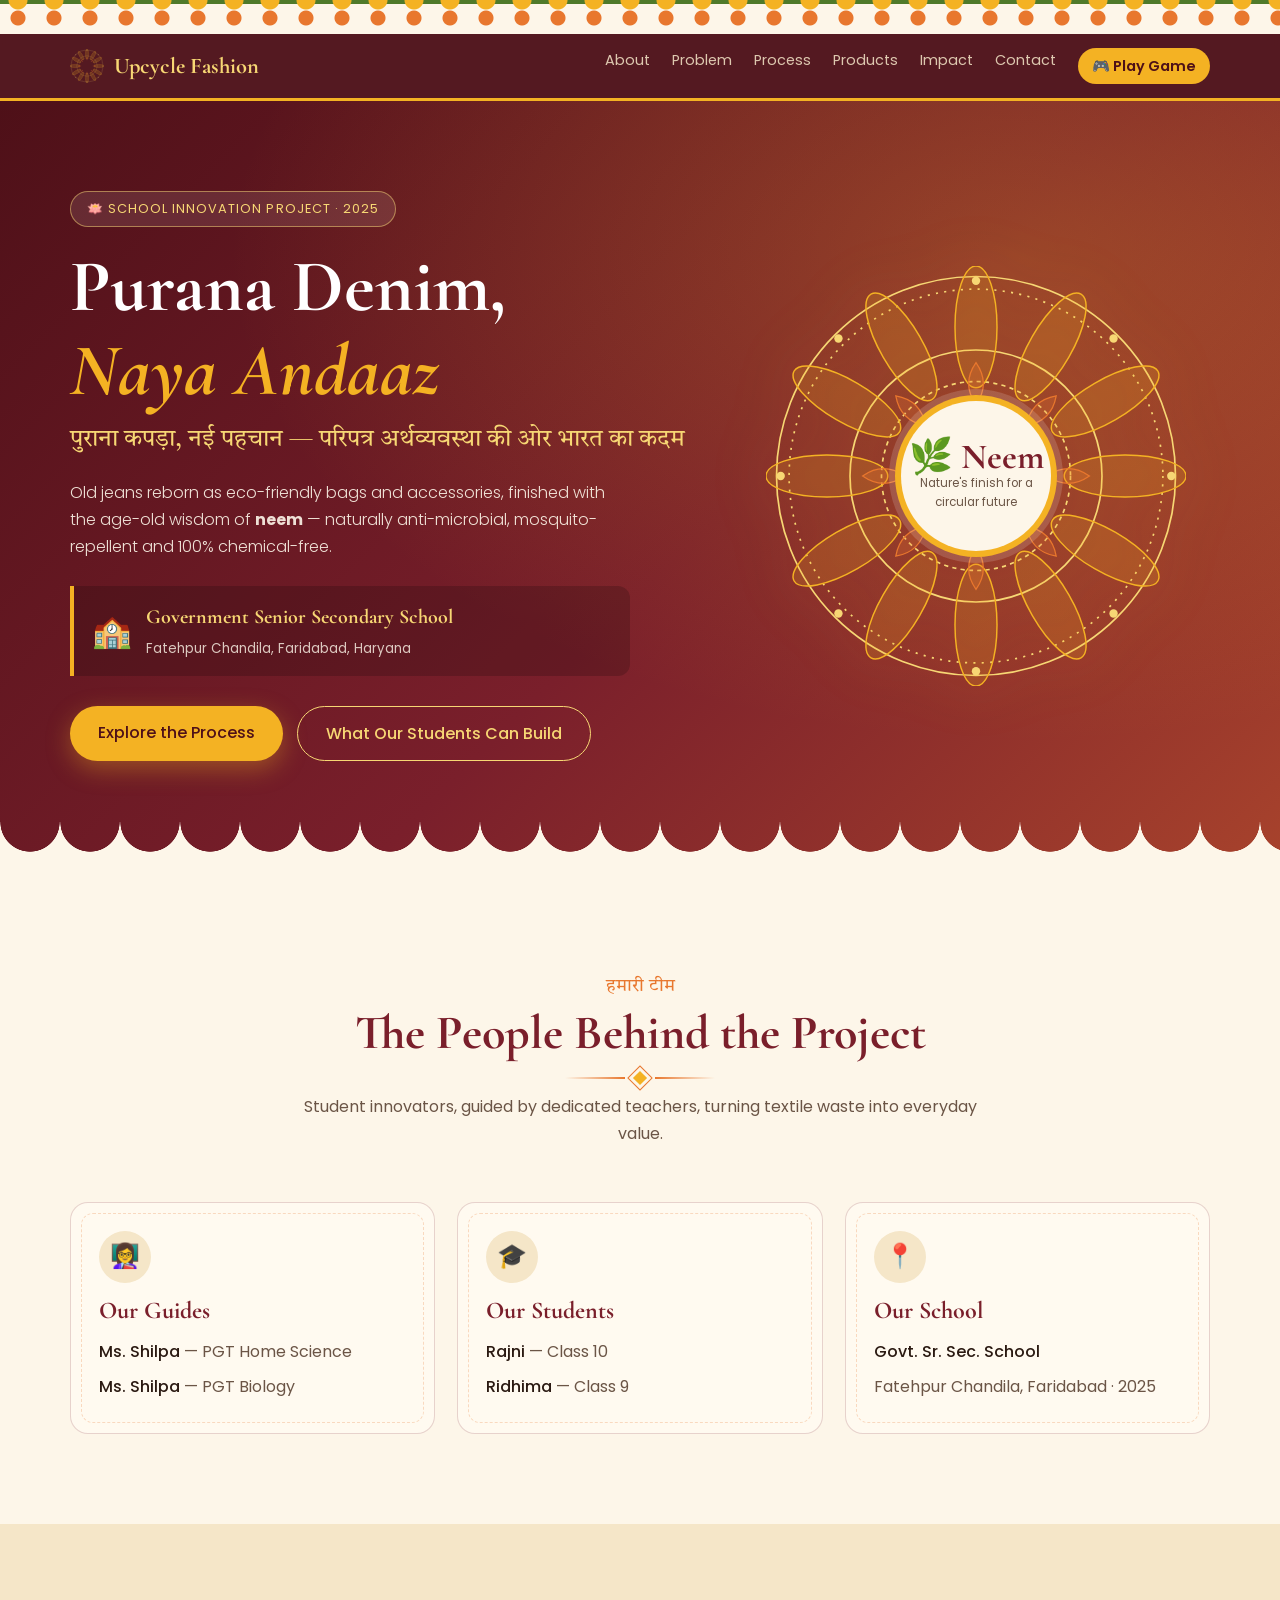
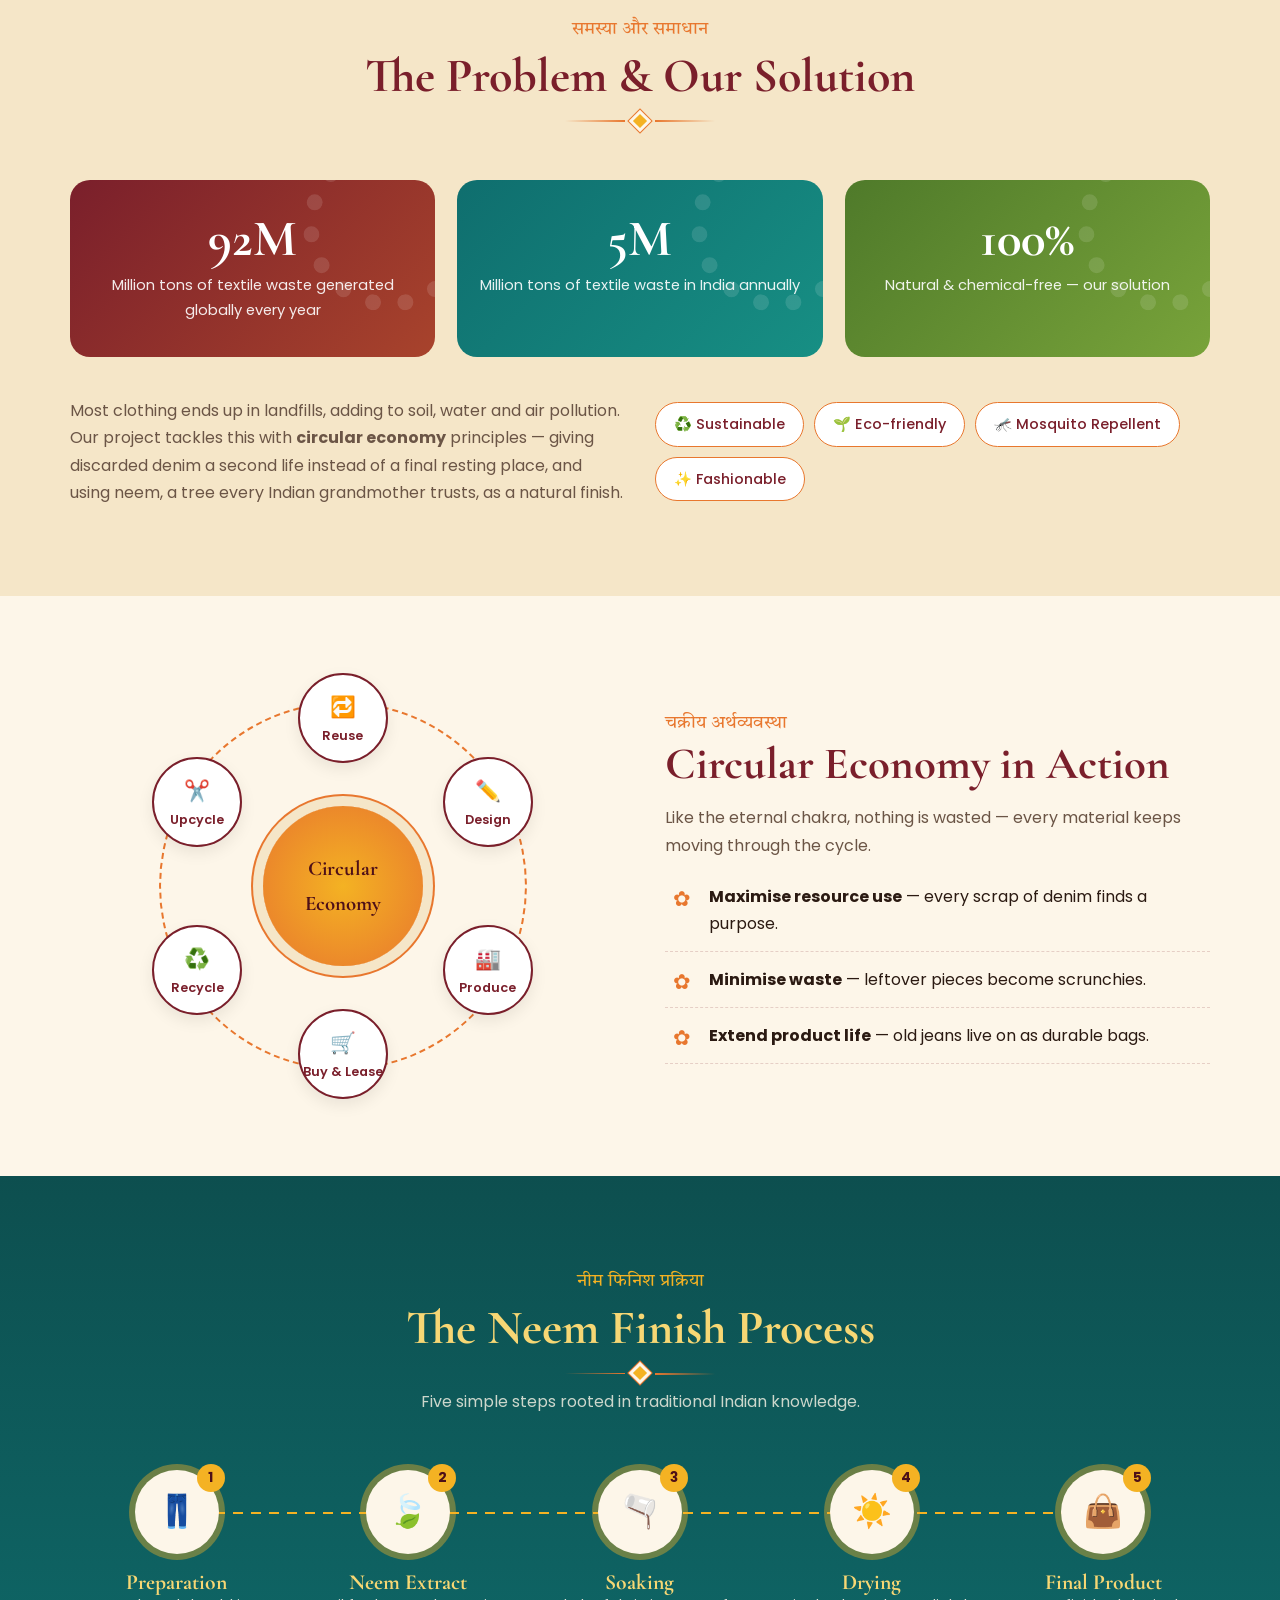
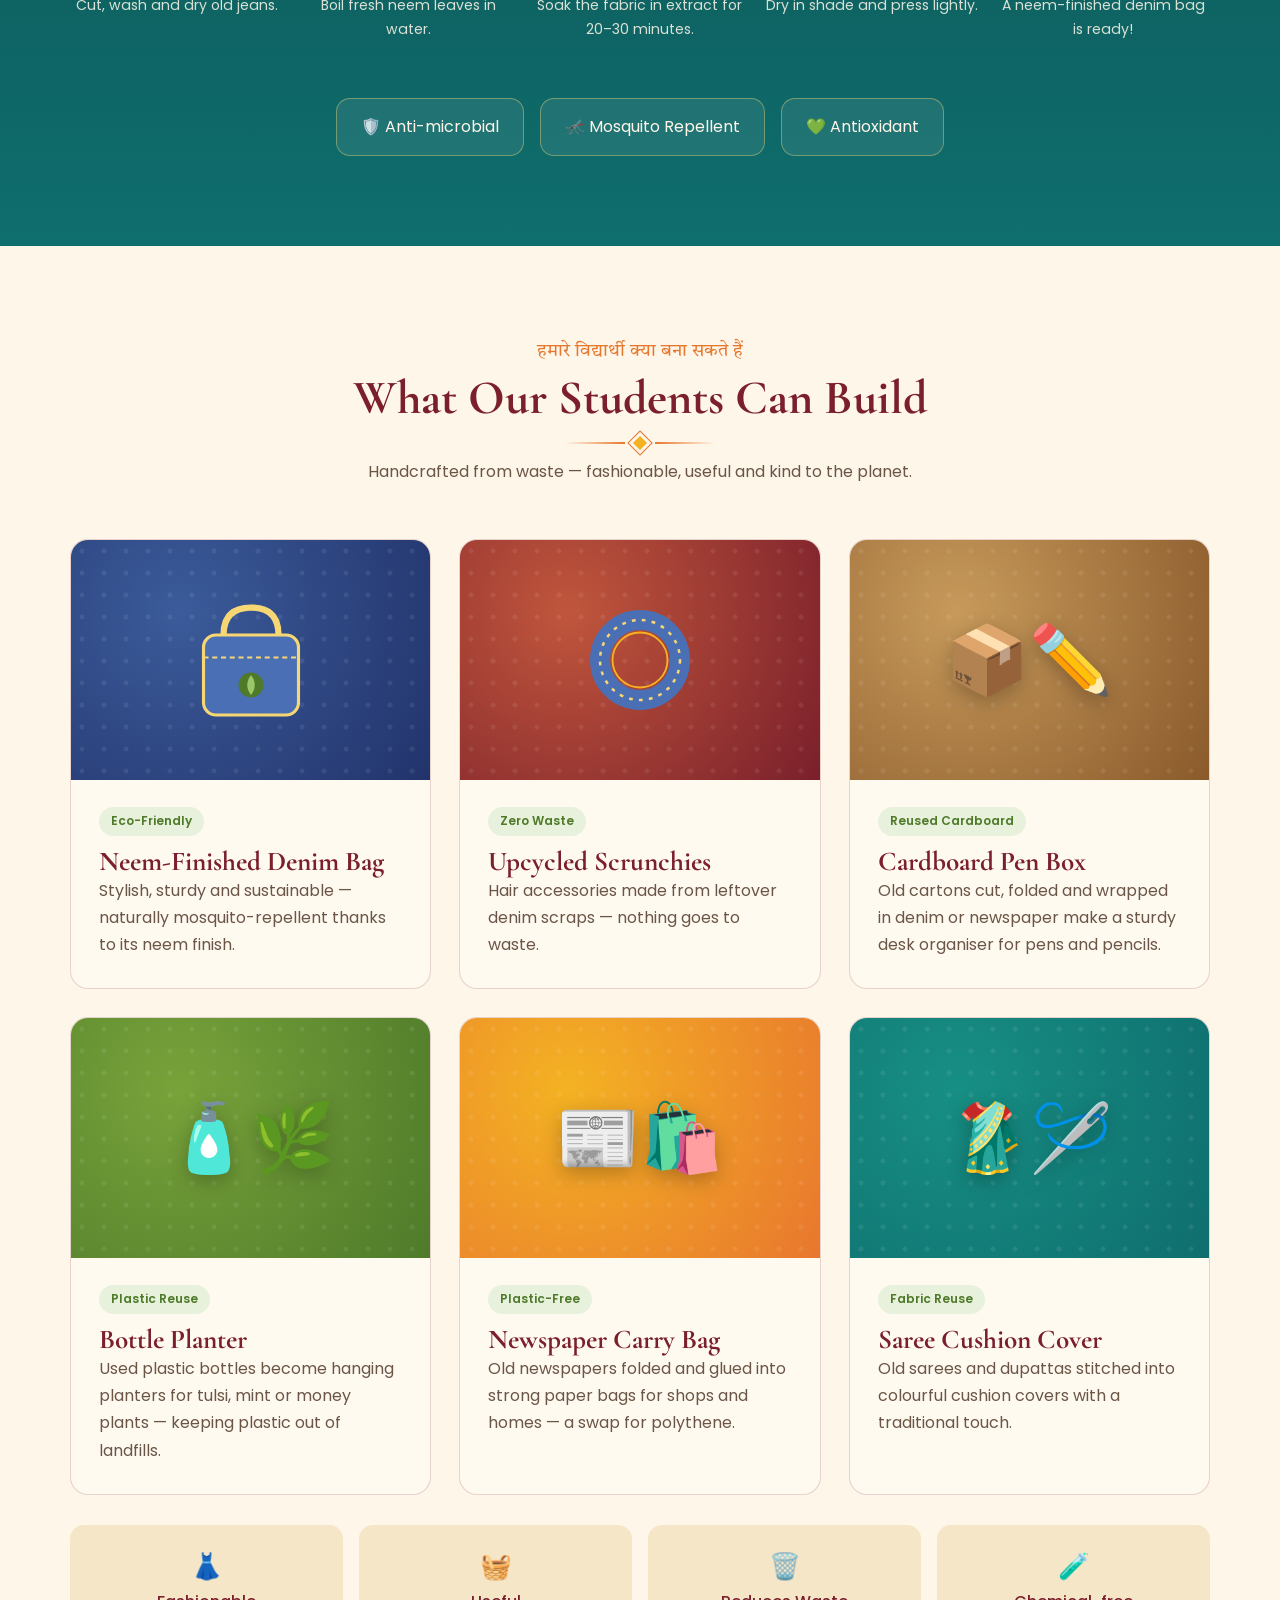
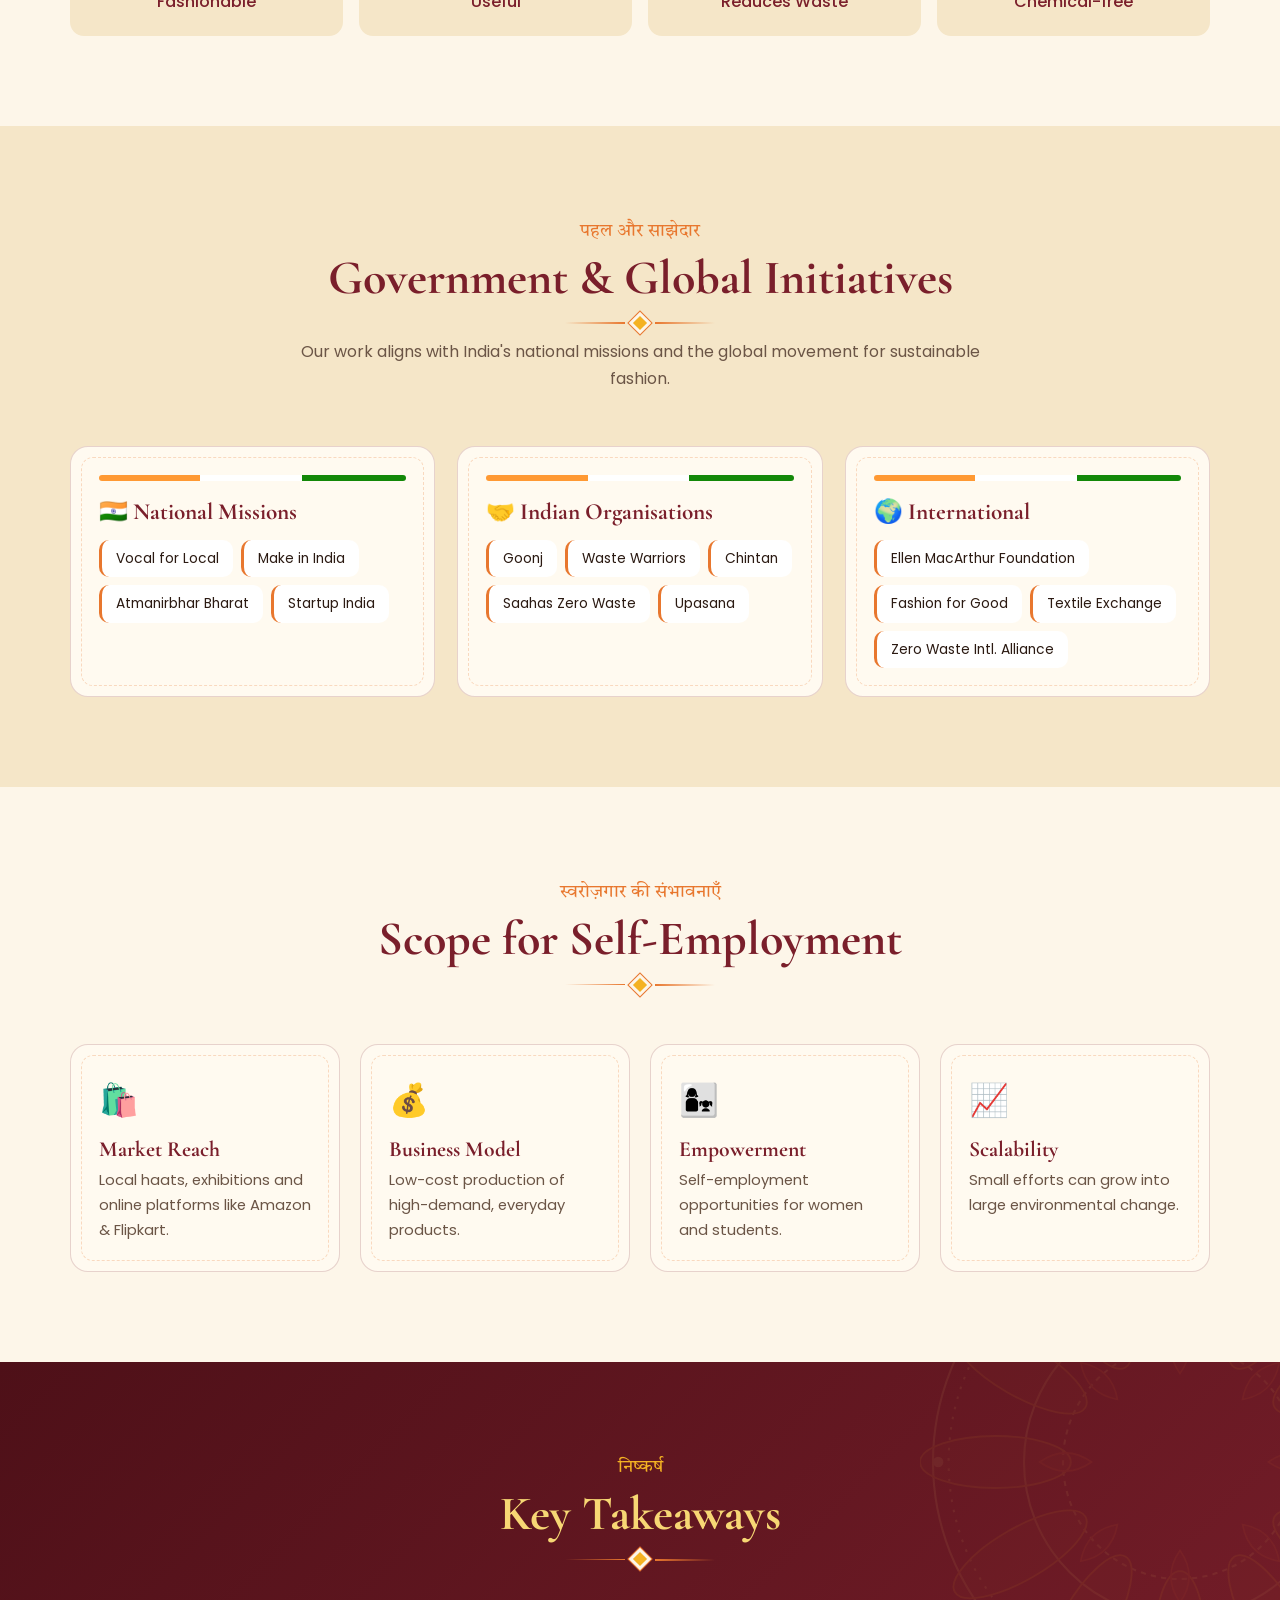
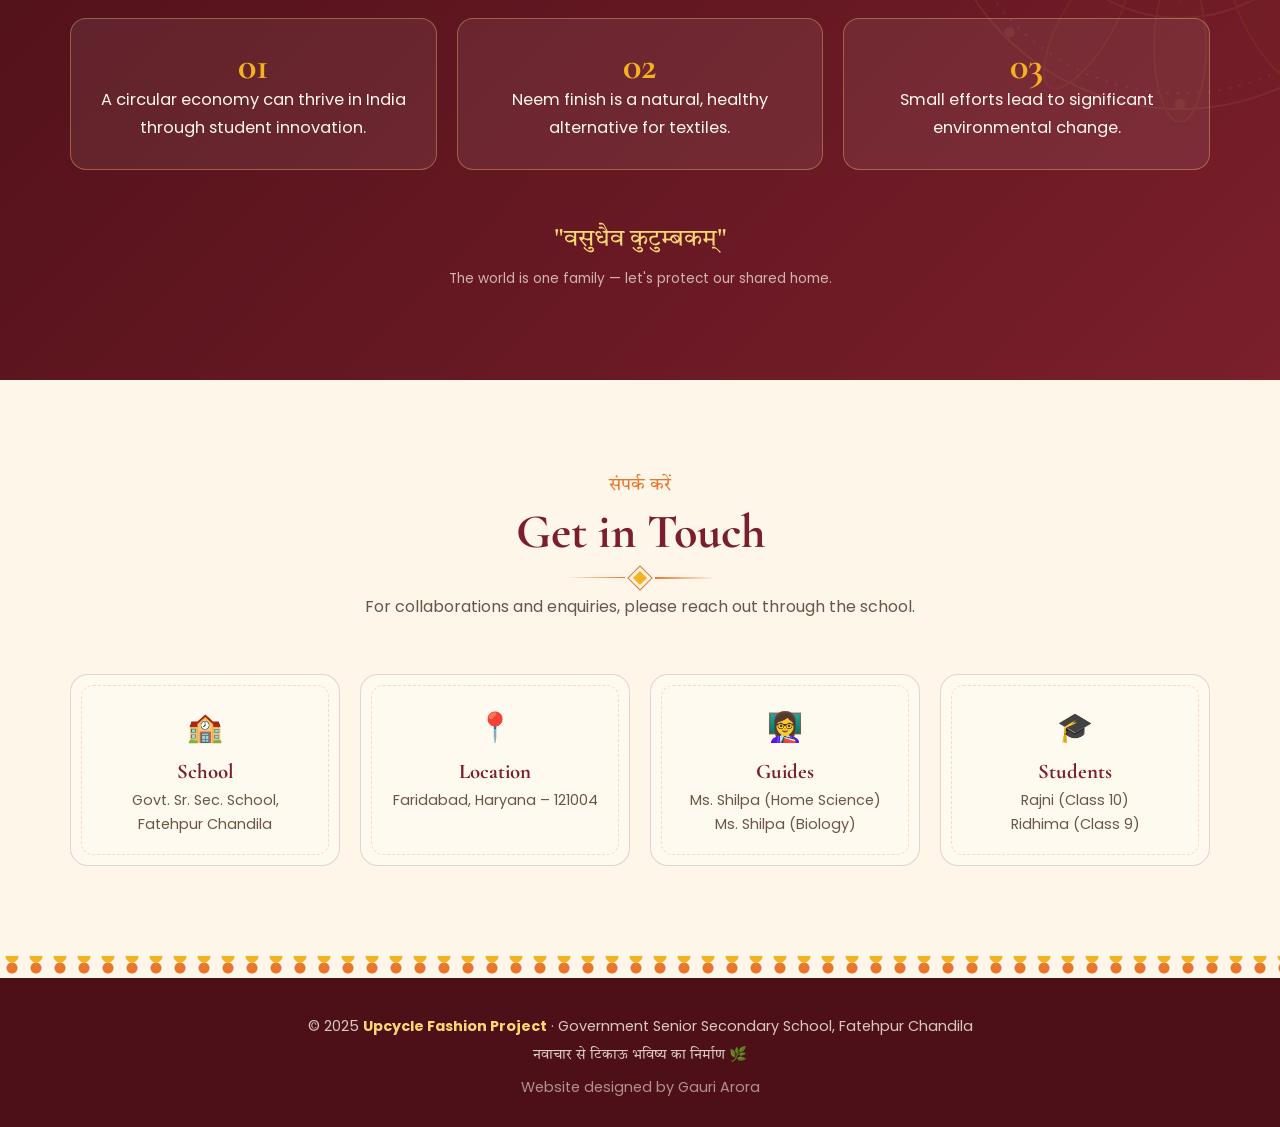
<file: index.html>
<!DOCTYPE html>
<html lang="en">
<head>
<meta charset="UTF-8">
<meta name="viewport" content="width=device-width, initial-scale=1.0">
<title>Upcycle Fashion · GSSS Fatehpur Chandila</title>
<meta name="description" content="Neem-finished upcycled denim — a circular economy project by students of Government Senior Secondary School, Fatehpur Chandila, Faridabad.">
<link rel="preconnect" href="https://fonts.googleapis.com">
<link href="https://fonts.googleapis.com/css2?family=Cormorant+Garamond:wght@500;600;700&family=Poppins:wght@300;400;500;600&family=Tiro+Devanagari+Hindi&display=swap" rel="stylesheet">
<link rel="stylesheet" href="css/style.css">
</head>
<body>

<!-- Reorder sections by moving these lines -->
<div data-include="sections/mandala-defs.html"></div>
<div data-include="sections/navbar.html"></div>
<div data-include="sections/hero.html"></div>
<div data-include="sections/about.html"></div>
<div data-include="sections/problem.html"></div>
<div data-include="sections/circular.html"></div>
<div data-include="sections/process.html"></div>
<div data-include="sections/products.html"></div>
<div data-include="sections/initiatives.html"></div>
<div data-include="sections/scope.html"></div>
<div data-include="sections/conclusion.html"></div>
<div data-include="sections/contact.html"></div>
<div data-include="sections/footer.html"></div>

<script src="js/main.js"></script>
</body>
</html>
</file>
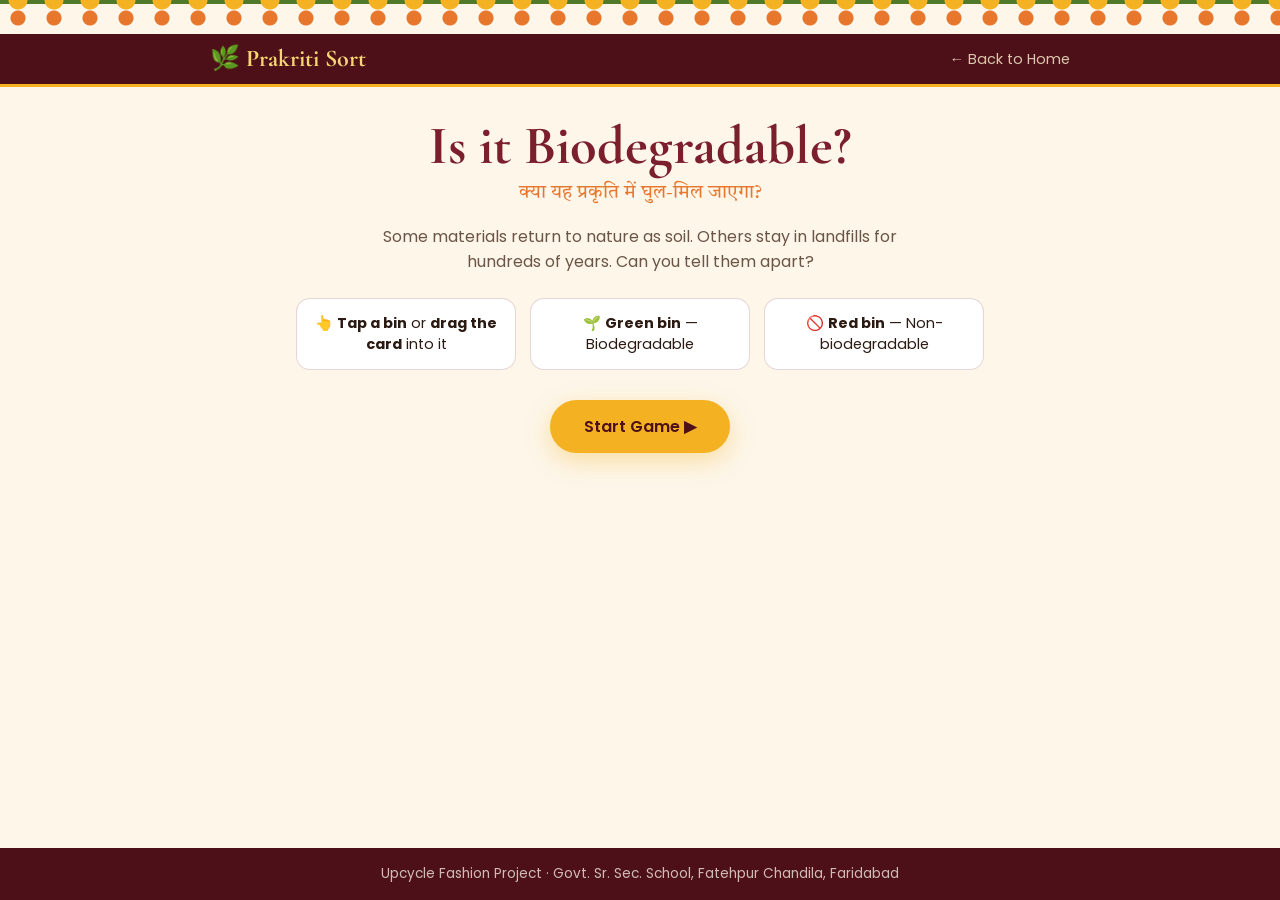
<file: game.html>
<!DOCTYPE html>
<html lang="en">
<head>
<meta charset="UTF-8">
<meta name="viewport" content="width=device-width, initial-scale=1.0">
<title>Prakriti Sort Game</title>
<link rel="preconnect" href="https://fonts.googleapis.com">
<link href="https://fonts.googleapis.com/css2?family=Cormorant+Garamond:wght@500;600;700&family=Poppins:wght@300;400;500;600&family=Tiro+Devanagari+Hindi&display=swap" rel="stylesheet">
<style>
  :root{
    --maroon:#7a1f2b; --maroon-dk:#4e1018; --saffron:#e8772e; --marigold:#f4b223;
    --turmeric:#f7d774; --peacock:#0f6e6e; --leaf:#4f7a2a; --ivory:#fdf6e9;
    --sand:#f5e6c8; --ink:#2b1a12; --muted:#6b5546; --red:#b3362b;
  }
  *{box-sizing:border-box;margin:0;padding:0}
  body{font-family:'Poppins',sans-serif;background:var(--ivory);color:var(--ink);min-height:100vh;display:flex;flex-direction:column}
  h1,h2,h3{font-family:'Cormorant Garamond',serif;line-height:1.1}
  .hi{font-family:'Tiro Devanagari Hindi',serif}
  .toran{height:34px;flex-shrink:0;background:
      radial-gradient(circle at 50% 0,var(--marigold) 9px,transparent 10px) 0 0/36px 34px repeat-x,
      radial-gradient(circle at 50% 18px,var(--saffron) 7px,transparent 8px) 0 0/36px 34px repeat-x,
      linear-gradient(var(--leaf),var(--leaf)) 0 0/100% 4px no-repeat}
  header{background:var(--maroon-dk);color:var(--turmeric);border-bottom:3px solid var(--marigold)}
  header .bar{max-width:900px;margin:0 auto;padding:12px 20px;display:flex;justify-content:space-between;align-items:center}
  header a{color:var(--sand);font-size:.9rem;opacity:.85;text-decoration:none}
  header a:hover{opacity:1}
  header h1{font-size:1.5rem}

  main{flex:1;max-width:900px;width:100%;margin:0 auto;padding:30px 16px 50px;text-align:center}
  .screen{display:none}
  .screen.active{display:block}

  .intro h2{font-size:clamp(2.2rem,6vw,3.4rem);color:var(--maroon)}
  .intro .hi{color:var(--saffron);font-size:1.2rem;margin:4px 0 18px}
  .intro p{color:var(--muted);max-width:560px;margin:0 auto 12px}
  .rules{display:flex;gap:14px;justify-content:center;flex-wrap:wrap;margin:24px 0 30px}
  .rules div{background:#fff;border:1px solid rgba(122,31,43,.18);border-radius:14px;padding:14px 18px;font-size:.9rem;max-width:220px}
  .btn{border:0;cursor:pointer;font:inherit;font-weight:600;padding:14px 34px;border-radius:40px;background:var(--marigold);color:var(--maroon-dk);box-shadow:0 8px 24px rgba(244,178,35,.35);transition:.2s}
  .btn:hover{transform:translateY(-2px);background:var(--turmeric)}
  .btn.alt{background:transparent;border:1.5px solid var(--maroon);color:var(--maroon);box-shadow:none}

  .hud{display:flex;justify-content:space-between;align-items:center;gap:12px;margin-bottom:18px;font-weight:500}
  .hud .pill{background:var(--sand);padding:6px 16px;border-radius:30px;font-size:.9rem}
  .progress{height:8px;background:var(--sand);border-radius:4px;overflow:hidden;margin-bottom:26px}
  .progress i{display:block;height:100%;width:0;background:linear-gradient(90deg,var(--saffron),var(--marigold));transition:width .4s}

  .item{width:min(280px,80vw);margin:0 auto 26px;background:#fff;border-radius:22px;padding:30px 20px;border:2px solid var(--marigold);box-shadow:0 14px 34px rgba(122,31,43,.12);position:relative;cursor:grab;user-select:none;touch-action:none}
  .item::before{content:"";position:absolute;inset:8px;border:1px dashed rgba(232,119,46,.35);border-radius:16px;pointer-events:none}
  .item .emo{font-size:4.2rem;line-height:1}
  .item h3{font-size:1.7rem;color:var(--maroon);margin-top:10px}
  .item .hi{color:var(--muted);font-size:1rem}
  .item.pop{animation:pop .35s ease}
  @keyframes pop{from{transform:scale(.7);opacity:0}}
  .item.shake{animation:shake .4s}
  @keyframes shake{25%{transform:translateX(-10px)}75%{transform:translateX(10px)}}

  .bins{display:grid;grid-template-columns:1fr 1fr;gap:18px}
  .bin{border:0;font:inherit;cursor:pointer;border-radius:20px;padding:22px 14px;color:#fff;transition:.2s;position:relative;overflow:hidden}
  .bin::after{content:"";position:absolute;right:-30px;top:-30px;width:100px;height:100px;border-radius:50%;border:12px dotted rgba(255,255,255,.15)}
  .bin.green{background:linear-gradient(135deg,var(--leaf),#78a33a)}
  .bin.red{background:linear-gradient(135deg,var(--maroon),var(--red))}
  .bin:hover,.bin.over{transform:translateY(-4px) scale(1.02);box-shadow:0 12px 28px rgba(0,0,0,.18)}
  .bin .ico{font-size:2.2rem}
  .bin b{display:block;font-size:1.05rem;margin-top:4px}
  .bin small{opacity:.85}

  .feedback{min-height:70px;margin-top:22px;padding:14px 18px;border-radius:14px;font-size:.95rem;display:none}
  .feedback.ok{display:block;background:#e7f1dc;color:#2f5214}
  .feedback.no{display:block;background:#f8dcd8;color:#7a1f2b}

  .result h2{font-size:clamp(2.4rem,7vw,3.6rem);color:var(--maroon)}
  .score-ring{width:180px;height:180px;margin:24px auto;border-radius:50%;display:grid;place-items:center;background:var(--ivory);box-shadow:0 0 0 8px var(--marigold),0 0 0 16px var(--sand)}
  .score-ring b{font-family:'Cormorant Garamond',serif;font-size:3.4rem;color:var(--maroon);line-height:1}
  .score-ring small{color:var(--muted)}
  .result p{color:var(--muted);max-width:520px;margin:0 auto 26px}
  .result .actions{display:flex;gap:12px;justify-content:center;flex-wrap:wrap}
  .review{margin:30px auto 0;max-width:560px;text-align:left}
  .review div{padding:8px 12px;border-bottom:1px dashed rgba(122,31,43,.2);font-size:.9rem}

  footer{background:var(--maroon-dk);color:rgba(253,246,233,.75);text-align:center;padding:16px;font-size:.85rem}
  @media (prefers-reduced-motion:reduce){*{animation:none!important;transition:none!important}}
</style>
</head>
<body>
<div class="toran"></div>
<header>
  <div class="bar">
    <h1>🌿 Prakriti Sort</h1>
    <a href="index.html">← Back to Home</a>
  </div>
</header>

<main>
  <!-- INTRO -->
  <section class="screen intro active" id="intro">
    <h2>Is it Biodegradable?</h2>
    <div class="hi">क्या यह प्रकृति में घुल-मिल जाएगा?</div>
    <p>Some materials return to nature as soil. Others stay in landfills for hundreds of years. Can you tell them apart?</p>
    <div class="rules">
      <div>👆 <b>Tap a bin</b> or <b>drag the card</b> into it</div>
      <div>🌱 <b>Green bin</b> — Biodegradable</div>
      <div>🚫 <b>Red bin</b> — Non-biodegradable</div>
    </div>
    <button class="btn" onclick="startGame()">Start Game ▶</button>
  </section>

  <!-- PLAY -->
  <section class="screen" id="play">
    <div class="hud">
      <span class="pill" id="qnum">1 / 12</span>
      <span class="pill">⭐ <span id="score">0</span></span>
      <span class="pill">🔥 <span id="streak">0</span></span>
    </div>
    <div class="progress"><i id="bar"></i></div>

    <div class="item" id="item"></div>

    <div class="bins">
      <button class="bin green" data-bio="true"><div class="ico">🌱</div><b>Biodegradable</b><small class="hi">जैव-निम्नीकरणीय</small></button>
      <button class="bin red" data-bio="false"><div class="ico">🚫</div><b>Non-biodegradable</b><small class="hi">अजैव-निम्नीकरणीय</small></button>
    </div>
    <div class="feedback" id="feedback"></div>
  </section>

  <!-- RESULT -->
  <section class="screen result" id="result">
    <h2 id="title">Shabaash!</h2>
    <div class="score-ring"><div><b id="final">0</b><br><small>out of <span id="total"></span></small></div></div>
    <p id="msg"></p>
    <div class="actions">
      <button class="btn" onclick="startGame()">Play Again 🔁</button>
      <a class="btn alt" href="index.html" style="text-decoration:none">Back to Home</a>
    </div>
    <div class="review" id="review"></div>
  </section>
</main>

<footer>Upcycle Fashion Project · Govt. Sr. Sec. School, Fatehpur Chandila, Faridabad</footer>

<script>
  const ITEMS=[
    {e:"🍃",n:"Neem Leaves",h:"नीम की पत्तियाँ",bio:true,f:"Neem leaves decompose in weeks — and we use them for our natural fabric finish!"},
    {e:"👖",n:"Cotton Denim",h:"सूती डेनिम",bio:true,f:"100% cotton denim breaks down in a few months. Even better — upcycle it first!"},
    {e:"🛍️",n:"Plastic Bag",h:"प्लास्टिक की थैली",bio:false,f:"A plastic bag can take 500+ years to break down. Carry a denim bag instead!"},
    {e:"🍌",n:"Banana Peel",h:"केले का छिलका",bio:true,f:"Banana peels turn into compost in 2–5 weeks."},
    {e:"🧴",n:"Plastic Bottle",h:"प्लास्टिक की बोतल",bio:false,f:"PET bottles take about 450 years to decompose."},
    {e:"🧣",n:"Jute Bag",h:"जूट का थैला",bio:true,f:"Jute — the 'golden fibre' of Bengal — decomposes in 1–2 years."},
    {e:"🥫",n:"Aluminium Can",h:"एल्युमिनियम का डिब्बा",bio:false,f:"Cans take 200+ years to degrade — but they are fully recyclable!"},
    {e:"🍂",n:"Sal Leaf Plate",h:"पत्तल",bio:true,f:"Traditional pattal plates made of leaves return to soil in a few weeks."},
    {e:"👕",n:"Polyester Shirt",h:"पॉलिएस्टर कमीज़",bio:false,f:"Polyester is plastic fibre — it can last 200 years and sheds microplastics."},
    {e:"🏺",n:"Kulhad (Clay Cup)",h:"कुल्हड़",bio:true,f:"Kulhads are made of earth and go right back to the earth."},
    {e:"🥤",n:"Thermocol Cup",h:"थर्मोकोल कप",bio:false,f:"Thermocol (styrofoam) may never fully biodegrade."},
    {e:"📰",n:"Newspaper",h:"अख़बार",bio:true,f:"Paper decomposes in 2–6 weeks."},
    {e:"🔋",n:"Battery",h:"बैटरी",bio:false,f:"Batteries leak toxic metals — always drop them at e-waste collection points."},
    {e:"🥥",n:"Coconut Shell",h:"नारियल का खोल",bio:true,f:"Coconut coir and shells are natural and fully biodegradable."},
    {e:"🧽",n:"Synthetic Sponge",h:"सिंथेटिक स्पंज",bio:false,f:"Synthetic sponges are plastic. Try a loofah (तोरई) — it's natural!"},
    {e:"🌸",n:"Marigold Flowers",h:"गेंदे के फूल",bio:true,f:"Temple flowers can be composted or even turned into natural dyes."},
    {e:"📦",n:"Cardboard Box",h:"गत्ते का डिब्बा",bio:true,f:"Cardboard breaks down in about 2 months — or reuse it as a pen box first!"},
    {e:"🪵",n:"Wooden Spoon",h:"लकड़ी का चम्मच",bio:true,f:"Untreated wood returns to the soil — a great swap for plastic cutlery."},
    {e:"🍶",n:"Glass Jar",h:"काँच का जार",bio:false,f:"Glass can last a million years in a landfill — but it can be reused and recycled forever!"},
    {e:"🪢",n:"Nylon Rope",h:"नायलॉन की रस्सी",bio:false,f:"Nylon is a plastic fibre. Choose jute or coir rope instead."},
    {e:"🥚",n:"Eggshells",h:"अंडे के छिलके",bio:true,f:"Eggshells add calcium to compost and break down naturally."},
    {e:"💿",n:"Old CD",h:"पुरानी सीडी",bio:false,f:"CDs are polycarbonate plastic — they take over 1 million years to decompose."},
  ];
  const ROUNDS=12;
  let deck=[],i=0,score=0,streak=0,locked=false,log=[];
  const $=id=>document.getElementById(id);

  function show(id){document.querySelectorAll('.screen').forEach(s=>s.classList.toggle('active',s.id===id))}

  function startGame(){
    deck=[...ITEMS].sort(()=>Math.random()-.5).slice(0,ROUNDS);
    i=0;score=0;streak=0;log=[];
    show('play');render();
  }

  function render(){
    const it=deck[i];
    $('item').innerHTML=`<div class="emo">${it.e}</div><h3>${it.n}</h3><div class="hi">${it.h}</div>`;
    $('item').className='item pop';
    $('qnum').textContent=`${i+1} / ${ROUNDS}`;
    $('score').textContent=score;$('streak').textContent=streak;
    $('bar').style.width=(i/ROUNDS*100)+'%';
    $('feedback').className='feedback';
    locked=false;
  }

  function answer(bio){
    if(locked)return; locked=true;
    const it=deck[i], ok=bio===it.bio;
    if(ok){score++;streak++}else{streak=0;$('item').className='item shake'}
    log.push({it,ok});
    $('score').textContent=score;$('streak').textContent=streak;
    $('feedback').className='feedback '+(ok?'ok':'no');
    $('feedback').innerHTML=(ok?'✅ <b>Sahi jawab!</b> ':'❌ <b>Oops!</b> It is '+(it.bio?'biodegradable':'non-biodegradable')+'. ')+it.f;
    setTimeout(()=>{i++; i<ROUNDS?render():finish()},1900);
  }

  function finish(){
    $('bar').style.width='100%';
    $('final').textContent=score;$('total').textContent=ROUNDS;
    const pct=score/ROUNDS;
    $('title').textContent=pct===1?'Prakriti Rakshak! 🏆':pct>=.75?'Shabaash! 🌟':pct>=.5?'Achha Prayas! 👍':'Keep Learning! 🌱';
    $('msg').textContent=pct>=.75
      ?'You really know your materials! Choose natural fibres like cotton, jute and neem-finished denim to keep our planet clean.'
      :'Every expert was once a beginner. Remember: if it comes from nature, it usually goes back to nature.';
    $('review').innerHTML=log.map(({it,ok})=>`<div>${ok?'✅':'❌'} ${it.e} <b>${it.n}</b> — ${it.bio?'🌱 Biodegradable':'🚫 Non-biodegradable'}</div>`).join('');
    show('result');
  }

  // tap bins
  document.querySelectorAll('.bin').forEach(b=>b.addEventListener('click',()=>answer(b.dataset.bio==='true')));

  // drag the card onto a bin (mouse + touch)
  const card=$('item');let sx,sy,drag=false;
  card.addEventListener('pointerdown',e=>{if(locked)return;drag=true;sx=e.clientX;sy=e.clientY;card.setPointerCapture(e.pointerId);card.style.transition='none'});
  card.addEventListener('pointermove',e=>{
    if(!drag)return;
    card.style.transform=`translate(${e.clientX-sx}px,${e.clientY-sy}px) rotate(${(e.clientX-sx)/20}deg)`;
    document.querySelectorAll('.bin').forEach(b=>b.classList.toggle('over',hit(b,e)));
  });
  card.addEventListener('pointerup',e=>{
    if(!drag)return;drag=false;
    card.style.transition='';card.style.transform='';
    const b=[...document.querySelectorAll('.bin')].find(b=>hit(b,e));
    document.querySelectorAll('.bin').forEach(b=>b.classList.remove('over'));
    if(b)answer(b.dataset.bio==='true');
  });
  function hit(el,e){const r=el.getBoundingClientRect();return e.clientX>r.left&&e.clientX<r.right&&e.clientY>r.top&&e.clientY<r.bottom}
</script>
</body>
</html>
</file>
<file: css/style.css>
:root{
    --maroon:#7a1f2b; --maroon-dk:#4e1018; --saffron:#e8772e; --marigold:#f4b223;
    --turmeric:#f7d774; --peacock:#0f6e6e; --indigo:#22336b; --leaf:#4f7a2a;
    --ivory:#fdf6e9; --sand:#f5e6c8; --ink:#2b1a12; --muted:#6b5546;
    --card:#fffaf0; --line:rgba(122,31,43,.18);
  }
  *{box-sizing:border-box;margin:0;padding:0}
  html{scroll-behavior:smooth}
  body{font-family:'Poppins',sans-serif;background:var(--ivory);color:var(--ink);line-height:1.7;overflow-x:hidden}
  h1,h2,h3{font-family:'Cormorant Garamond',serif;line-height:1.15}
  .hi{font-family:'Tiro Devanagari Hindi',serif}
  a{color:inherit;text-decoration:none}
  .wrap{max-width:1180px;margin:0 auto;padding:0 20px}

  /* ---------- toran (hanging garland) ---------- */
  .toran{height:34px;background:
      radial-gradient(circle at 50% 0,var(--marigold) 9px,transparent 10px) 0 0/36px 34px repeat-x,
      radial-gradient(circle at 50% 18px,var(--saffron) 7px,transparent 8px) 0 0/36px 34px repeat-x,
      linear-gradient(var(--leaf),var(--leaf)) 0 0/100% 4px no-repeat;}
  .toran.thin{height:22px;background:
      radial-gradient(circle at 50% 0,var(--marigold) 6px,transparent 7px) 0 0/24px 22px repeat-x,
      radial-gradient(circle at 50% 12px,var(--saffron) 5px,transparent 6px) 0 0/24px 22px repeat-x}

  /* ---------- nav ---------- */
  nav{position:sticky;top:0;z-index:50;background:rgba(78,16,24,.96);backdrop-filter:blur(6px);color:var(--sand);border-bottom:3px solid var(--marigold)}
  nav .wrap{display:flex;align-items:center;justify-content:space-between;height:64px;gap:16px}
  .brand{display:flex;align-items:center;gap:10px;font-family:'Cormorant Garamond',serif;font-size:1.4rem;font-weight:700;color:var(--turmeric)}
  .brand svg{width:34px;height:34px}
  .links{display:flex;gap:22px;font-size:.9rem}
  .links a{opacity:.85;transition:.2s;position:relative}
  .links a:hover{opacity:1;color:var(--turmeric)}
  .btn-game{background:var(--marigold);color:var(--maroon-dk)!important;padding:6px 14px;border-radius:30px;font-weight:600;opacity:1!important}
  .burger{display:none;background:none;border:0;color:var(--turmeric);font-size:1.6rem;cursor:pointer}

  /* ---------- hero ---------- */
  .hero{position:relative;background:
      radial-gradient(ellipse at 80% 20%,rgba(244,178,35,.25),transparent 55%),
      linear-gradient(135deg,var(--maroon-dk),var(--maroon) 55%,#a8432c);
      color:var(--ivory);padding:90px 0 120px;overflow:hidden}
  .hero .grid{display:grid;grid-template-columns:1.15fr .85fr;gap:40px;align-items:center}
  .eyebrow{display:inline-flex;align-items:center;gap:8px;background:rgba(255,255,255,.1);border:1px solid rgba(247,215,116,.5);padding:6px 16px;border-radius:30px;font-size:.8rem;letter-spacing:.08em;text-transform:uppercase;color:var(--turmeric)}
  .hero h1{font-size:clamp(2.6rem,6vw,4.6rem);margin:18px 0 6px;color:#fff}
  .hero h1 span{color:var(--marigold);font-style:italic}
  .hero .hi-title{font-size:1.5rem;color:var(--turmeric);margin-bottom:18px}
  .hero p.lead{max-width:560px;opacity:.9;font-weight:300}
  .school-badge{margin-top:26px;display:flex;gap:14px;align-items:center;background:rgba(0,0,0,.18);border-left:4px solid var(--marigold);padding:14px 18px;border-radius:0 12px 12px 0;max-width:560px}
  .school-badge b{display:block;color:var(--turmeric);font-family:'Cormorant Garamond',serif;font-size:1.25rem}
  .school-badge small{opacity:.8}
  .cta{display:flex;gap:14px;margin-top:30px;flex-wrap:wrap}
  .btn{padding:13px 28px;border-radius:40px;font-weight:500;transition:.25s;display:inline-block}
  .btn.primary{background:var(--marigold);color:var(--maroon-dk);box-shadow:0 8px 24px rgba(244,178,35,.35)}
  .btn.primary:hover{transform:translateY(-2px);background:var(--turmeric)}
  .btn.ghost{border:1.5px solid var(--turmeric);color:var(--turmeric)}
  .btn.ghost:hover{background:rgba(247,215,116,.12)}
  .mandala-wrap{position:relative;display:flex;justify-content:center}
  .mandala{width:min(420px,80vw);animation:spin 80s linear infinite;filter:drop-shadow(0 0 30px rgba(244,178,35,.3))}
  .mandala-center{position:absolute;inset:0;display:flex;align-items:center;justify-content:center;flex-direction:column;text-align:center}
  .mandala-center .ring{width:150px;height:150px;border-radius:50%;background:var(--ivory);color:var(--maroon);display:flex;flex-direction:column;align-items:center;justify-content:center;box-shadow:0 0 0 6px var(--marigold),0 0 0 12px rgba(255,255,255,.15)}
  .ring .big{font-family:'Cormorant Garamond',serif;font-size:2.2rem;font-weight:700;line-height:1}
  .ring small{font-size:.72rem;color:var(--muted);padding:0 12px}
  @keyframes spin{to{transform:rotate(360deg)}}
  .hero-bottom{position:absolute;bottom:-1px;left:0;right:0;height:60px;background:var(--ivory);
      -webkit-mask:radial-gradient(30px at 50% 0,transparent 98%,#000) 0 0/60px 60px repeat-x;
              mask:radial-gradient(30px at 50% 0,transparent 98%,#000) 0 0/60px 60px repeat-x}

  /* ---------- sections ---------- */
  section{padding:90px 0}
  .sec-head{text-align:center;max-width:700px;margin:0 auto 54px}
  .sec-head .hi{color:var(--saffron);font-size:1.15rem}
  .sec-head h2{font-size:clamp(2rem,4vw,3rem);color:var(--maroon);margin:4px 0 12px}
  .sec-head p{color:var(--muted)}
  .divider{display:flex;align-items:center;justify-content:center;gap:10px;margin:10px auto}
  .divider::before,.divider::after{content:"";height:1.5px;width:60px;background:linear-gradient(90deg,transparent,var(--saffron))}
  .divider::after{transform:scaleX(-1)}
  .divider i{width:10px;height:10px;background:var(--marigold);transform:rotate(45deg);display:block;box-shadow:0 0 0 3px var(--ivory),0 0 0 4px var(--saffron)}

  .card{background:var(--card);border:1px solid var(--line);border-radius:18px;padding:28px;position:relative;transition:.3s}
  .card:hover{transform:translateY(-4px);box-shadow:0 18px 40px rgba(122,31,43,.12)}
  .card::before{content:"";position:absolute;top:10px;left:10px;right:10px;bottom:10px;border:1px dashed rgba(232,119,46,.25);border-radius:12px;pointer-events:none}

  /* team */
  .team{display:grid;grid-template-columns:repeat(3,1fr);gap:22px}
  .team .card h3{color:var(--maroon);font-size:1.5rem;margin-bottom:10px}
  .team .icon{width:52px;height:52px;border-radius:50%;display:grid;place-items:center;font-size:1.5rem;margin-bottom:14px;background:var(--sand)}
  .team ul{list-style:none}
  .team li{padding:4px 0;color:var(--muted)}
  .team li b{color:var(--ink);font-weight:500}

  /* problem */
  .problem{background:var(--sand);position:relative}
  .stats{display:grid;grid-template-columns:repeat(3,1fr);gap:22px;margin-bottom:40px}
  .stat{text-align:center;padding:34px 20px;border-radius:20px;color:#fff;position:relative;overflow:hidden}
  .stat:nth-child(1){background:linear-gradient(135deg,var(--maroon),#a8432c)}
  .stat:nth-child(2){background:linear-gradient(135deg,var(--peacock),#178f84)}
  .stat:nth-child(3){background:linear-gradient(135deg,var(--leaf),#78a33a)}
  .stat::after{content:"";position:absolute;right:-40px;top:-40px;width:140px;height:140px;border-radius:50%;border:16px dotted rgba(255,255,255,.12)}
  .stat .num{font-family:'Cormorant Garamond',serif;font-size:3.2rem;font-weight:700;line-height:1}
  .stat p{opacity:.9;font-size:.92rem;margin-top:8px}
  .problem-text{display:grid;grid-template-columns:1fr 1fr;gap:30px;align-items:center}
  .problem-text p{color:var(--muted)}
  .tags{display:flex;flex-wrap:wrap;gap:10px}
  .tag{padding:9px 18px;border-radius:30px;background:#fff;border:1.5px solid var(--saffron);color:var(--maroon);font-weight:500;font-size:.9rem}

  /* circular */
  .circle-wrap{display:grid;grid-template-columns:1fr 1fr;gap:50px;align-items:center}
  .cycle{position:relative;width:min(400px,86vw);aspect-ratio:1;margin:auto}
  .cycle .core{position:absolute;inset:30%;border-radius:50%;background:radial-gradient(var(--marigold),var(--saffron));display:grid;place-items:center;text-align:center;color:var(--maroon-dk);font-family:'Cormorant Garamond',serif;font-weight:700;font-size:1.3rem;box-shadow:0 0 0 10px var(--sand),0 0 0 12px var(--saffron)}
  .cycle .orbit{position:absolute;inset:4%;border:2px dashed var(--saffron);border-radius:50%;animation:spin 60s linear infinite}
  .node{position:absolute;width:90px;height:90px;margin:-45px 0 0 -45px;border-radius:50%;background:#fff;border:2px solid var(--maroon);display:grid;place-items:center;text-align:center;font-size:.8rem;font-weight:600;color:var(--maroon);box-shadow:0 6px 16px rgba(0,0,0,.08)}
  .node span{display:block;font-size:1.3rem}
  .goals li{list-style:none;padding:14px 0 14px 44px;position:relative;border-bottom:1px dashed var(--line)}
  .goals li::before{content:"✿";position:absolute;left:8px;top:12px;color:var(--saffron);font-size:1.3rem}

  /* process */
  .process{background:linear-gradient(180deg,#0d4f4f,var(--peacock));color:var(--ivory);position:relative}
  .process .sec-head h2{color:var(--turmeric)}
  .process .sec-head p{color:rgba(253,246,233,.8)}
  .steps{display:grid;grid-template-columns:repeat(5,1fr);gap:18px;position:relative}
  .steps::before{content:"";position:absolute;top:42px;left:8%;right:8%;height:2px;background:repeating-linear-gradient(90deg,var(--marigold) 0 10px,transparent 10px 18px)}
  .step{text-align:center;position:relative}
  .step .n{width:84px;height:84px;margin:0 auto 16px;border-radius:50%;background:var(--ivory);color:var(--peacock);display:grid;place-items:center;font-size:2rem;position:relative;box-shadow:0 0 0 6px rgba(244,178,35,.4)}
  .step .n b{position:absolute;top:-6px;right:-6px;width:28px;height:28px;border-radius:50%;background:var(--marigold);color:var(--maroon-dk);font-size:.85rem;display:grid;place-items:center}
  .step h3{font-size:1.35rem;color:var(--turmeric)}
  .step p{font-size:.88rem;opacity:.85}
  .props{display:flex;justify-content:center;gap:16px;flex-wrap:wrap;margin-top:56px}
  .prop{background:rgba(255,255,255,.08);border:1px solid rgba(247,215,116,.4);padding:14px 24px;border-radius:14px;display:flex;gap:10px;align-items:center}

  /* products */
  .products{display:grid;grid-template-columns:repeat(3,1fr);gap:28px}
  .product{overflow:hidden;padding:0}
  .product::before{display:none}
  .product .art{height:240px;display:grid;place-items:center;position:relative;overflow:hidden}
  .product:nth-child(1) .art{background:radial-gradient(circle at 30% 30%,#3b5b9a,var(--indigo))}
  .product:nth-child(2) .art{background:radial-gradient(circle at 30% 30%,#c0563c,var(--maroon))}
  .art-sand{background:radial-gradient(circle at 30% 30%,#c79a5b,#8a5a2b)}
  .art-leaf{background:radial-gradient(circle at 30% 30%,#78a33a,var(--leaf))}
  .art-saffron{background:radial-gradient(circle at 30% 30%,var(--marigold),var(--saffron))}
  .art-peacock{background:radial-gradient(circle at 30% 30%,#178f84,var(--peacock))}
  .emo-art{font-size:4.2rem;position:relative;z-index:1;filter:drop-shadow(0 6px 10px rgba(0,0,0,.25))}
  .product .art::after{content:"";position:absolute;inset:0;background:
     radial-gradient(circle,rgba(255,255,255,.08) 2px,transparent 3px) 0 0/22px 22px}
  .product .art svg{width:150px;position:relative;z-index:1}
  .product .body{padding:26px 28px 30px}
  .badge{display:inline-block;font-size:.75rem;padding:4px 12px;border-radius:20px;background:#e7f1dc;color:var(--leaf);font-weight:600;margin-bottom:10px}
  .product h3{font-size:1.7rem;color:var(--maroon)}
  .product p{color:var(--muted)}
  .benefits{display:grid;grid-template-columns:repeat(4,1fr);gap:16px;margin-top:30px}
  .benefit{text-align:center;padding:20px;border-radius:14px;background:var(--sand);font-weight:500;color:var(--maroon)}
  .benefit span{display:block;font-size:1.6rem}

  /* initiatives */
  .initiatives{background:var(--sand)}
  .init-grid{display:grid;grid-template-columns:repeat(3,1fr);gap:22px}
  .init-grid h3{font-size:1.45rem;color:var(--maroon);margin-bottom:14px;display:flex;gap:10px;align-items:center}
  .chips{display:flex;flex-wrap:wrap;gap:8px}
  .chip{background:#fff;padding:7px 14px;border-radius:10px;font-size:.86rem;border-left:3px solid var(--saffron)}
  .tricolor{height:6px;border-radius:3px;background:linear-gradient(90deg,#ff9933 33%,#fff 33% 66%,#138808 66%);margin-bottom:18px}

  /* scope */
  .scope{display:grid;grid-template-columns:repeat(4,1fr);gap:20px}
  .scope .card h3{font-size:1.35rem;color:var(--maroon);margin:10px 0 6px}
  .scope .card p{color:var(--muted);font-size:.92rem}
  .scope .emo{font-size:2rem}

  /* conclusion */
  .conclusion{background:linear-gradient(135deg,var(--maroon-dk),var(--maroon));color:var(--ivory);text-align:center;position:relative;overflow:hidden}
  .conclusion .sec-head h2{color:var(--turmeric)}
  .takeaways{display:grid;grid-template-columns:repeat(3,1fr);gap:20px;position:relative;z-index:1}
  .takeaways div{background:rgba(255,255,255,.07);border:1px solid rgba(247,215,116,.35);border-radius:16px;padding:28px 22px;font-size:1.02rem}
  .takeaways b{font-family:'Cormorant Garamond',serif;font-size:2.4rem;color:var(--marigold);display:block;line-height:1}
  .quote{margin-top:50px;font-family:'Tiro Devanagari Hindi',serif;font-size:1.5rem;color:var(--turmeric);position:relative;z-index:1}
  .quote small{display:block;font-family:'Poppins';font-size:.85rem;color:rgba(253,246,233,.7);margin-top:6px}
  .bg-mandala{position:absolute;width:520px;opacity:.07;right:-160px;top:-160px;animation:spin 120s linear infinite}

  /* contact */
  .contact-grid{display:grid;grid-template-columns:repeat(4,1fr);gap:20px}
  .contact-grid .card{text-align:center}
  .contact-grid .emo{font-size:1.8rem}
  .contact-grid h3{color:var(--maroon);font-size:1.3rem;margin:8px 0 4px}
  .contact-grid p{color:var(--muted);font-size:.9rem}

  footer{background:var(--maroon-dk);color:rgba(253,246,233,.8);text-align:center;padding:36px 20px 28px;font-size:.9rem}
  footer b{color:var(--turmeric)}

  .reveal{opacity:0;transform:translateY(24px);transition:.8s ease}
  .reveal.show{opacity:1;transform:none}

  @media (max-width:960px){
    .hero .grid,.problem-text,.circle-wrap{grid-template-columns:1fr}
    .mandala-wrap{order:-1}
    .team,.init-grid,.takeaways{grid-template-columns:1fr}
    .products{grid-template-columns:1fr 1fr}
    .scope,.contact-grid,.benefits{grid-template-columns:1fr 1fr}
    .steps{grid-template-columns:1fr 1fr}
    .steps::before{display:none}
    .links{display:none;position:absolute;top:64px;left:0;right:0;flex-direction:column;background:var(--maroon-dk);padding:20px;gap:14px}
    .links.open{display:flex}
    .burger{display:block}
  }
  @media (max-width:560px){
    .stats,.products,.scope,.contact-grid,.benefits,.steps{grid-template-columns:1fr}
    .node{width:72px;height:72px;margin:-36px 0 0 -36px;font-size:.7rem}
    section{padding:64px 0}
  }
  @media (prefers-reduced-motion:reduce){*{animation:none!important;transition:none!important}}
</file>
